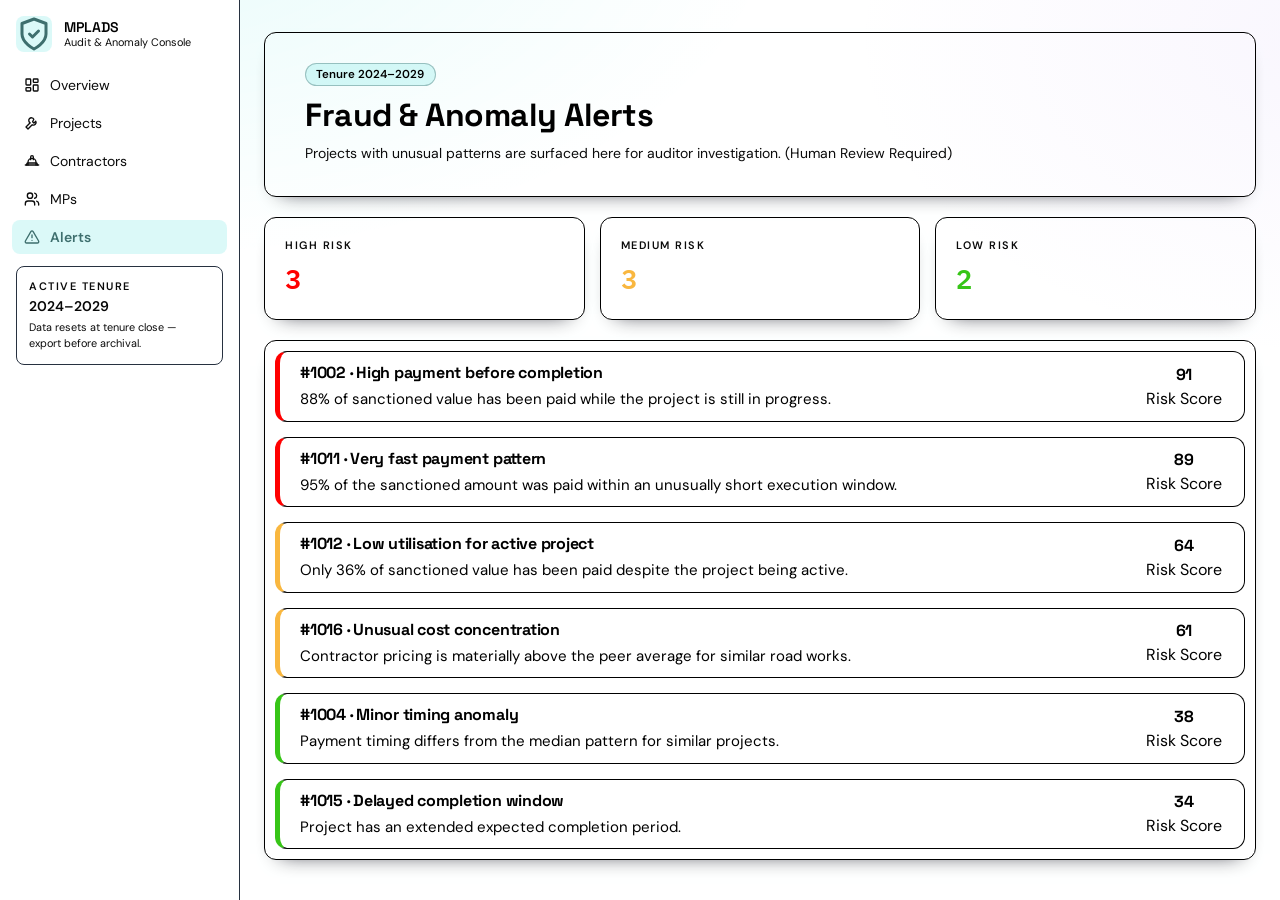
<file: alerts.html>
<!doctype html>
<html lang="en">
  <head>
    <meta charset="utf-8" />
    <meta name="viewport" content="width=device-width, initial-scale=1" />
    <title>MPLADS Audit Console (2024–2029)</title>
    <meta
      name="description"
      content="All the suspicious anomalies in the Mplads Database."
    />
    <meta property="og:type" content="website" />
    <meta property="og:title" content="MPLADS MP Profiles" />
    <meta property="og:description" content="Per-MP allocation, spend and delivery profiles — coming soon." />
    <meta name="twitter:card" content="summary_large_image" />
    <link rel="preconnect" href="https://fonts.googleapis.com" />
    <link rel="preconnect" href="https://fonts.gstatic.com" crossorigin />
    <link
      rel="stylesheet"
      href="https://fonts.googleapis.com/css2?family=Space+Grotesk:wght@500;600;700&family=DM+Sans:wght@400;500;600&family=IBM+Plex+Mono:wght@500;600&display=swap"
    />
    <link rel="stylesheet" href="css/styles.css" />
  </head>
  <body>
    <script src="js/icons.js"></script>
    <script src="js/data.js"></script>
    <script src="js/export-utils.js"></script>
    <script src="js/components.js"></script>
    <script src="js/layout.js"></script>
    <script src="js/page-alerts.js"></script>
    <script>
      document.addEventListener("DOMContentLoaded", () => {
        window.PageComingSoon.renderComingSoon({
          activePage: "alerts.html",
          icon: "alertTriangle",
          iconTone: "caution",
          description: "All the suspicious anomalies in the Mplads Database will be displayed here.",
        });
      });
    </script>
  </body>
</html>
</file>
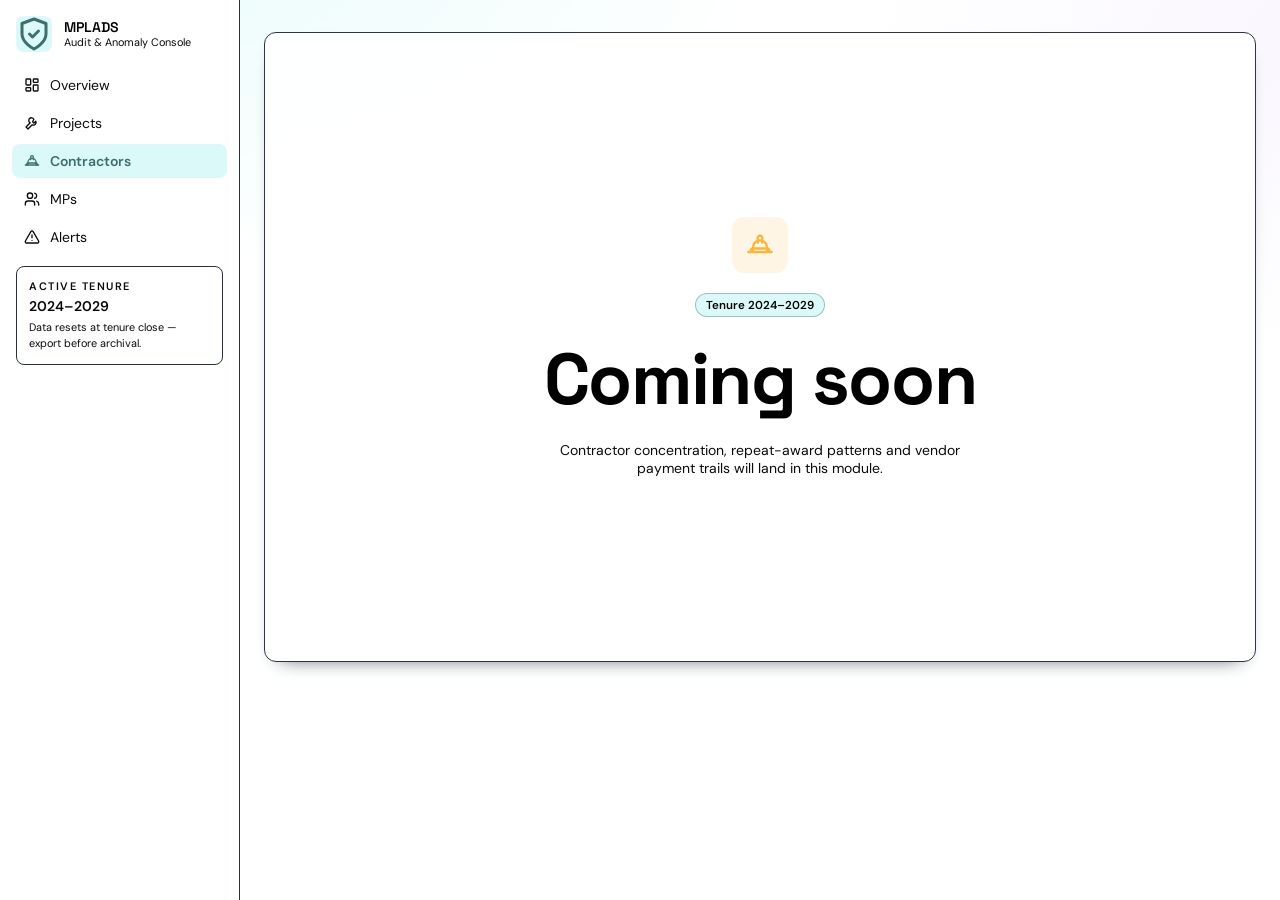
<file: contractors.html>
<!doctype html>
<html lang="en">
  <head>
    <meta charset="utf-8" />
    <meta name="viewport" content="width=device-width, initial-scale=1" />
    <title>MPLADS Audit Console (2024–2029)</title>
    <meta
      name="description"
      content="Vendor and contractor concentration review for MPLADS sanctions. This module is in development."
    />
    <meta property="og:type" content="website" />
    <meta property="og:title" content="MPLADS Contractor Review" />
    <meta property="og:description" content="Contractor-level risk indicators for MPLADS works — coming soon." />
    <meta name="twitter:card" content="summary_large_image" />
    <link rel="preconnect" href="https://fonts.googleapis.com" />
    <link rel="preconnect" href="https://fonts.gstatic.com" crossorigin />
    <link
      rel="stylesheet"
      href="https://fonts.googleapis.com/css2?family=Space+Grotesk:wght@500;600;700&family=DM+Sans:wght@400;500;600&family=IBM+Plex+Mono:wght@500;600&display=swap"
    />
    <link rel="stylesheet" href="css/styles.css" />
  </head>
  <body>
    <script src="js/icons.js"></script>
    <script src="js/data.js"></script>
    <script src="js/export-utils.js"></script>
    <script src="js/components.js"></script>
    <script src="js/layout.js"></script>
    <script src="js/page-comingsoon.js"></script>
    <script>
      document.addEventListener("DOMContentLoaded", () => {
        window.PageComingSoon.renderComingSoon({
          activePage: "contractors.html",
          icon: "hardHat",
          iconTone: "caution",
          description:
            "Contractor concentration, repeat-award patterns and vendor payment trails will land in this module.",
        });
      });
    </script>
  </body>
</html>
</file>
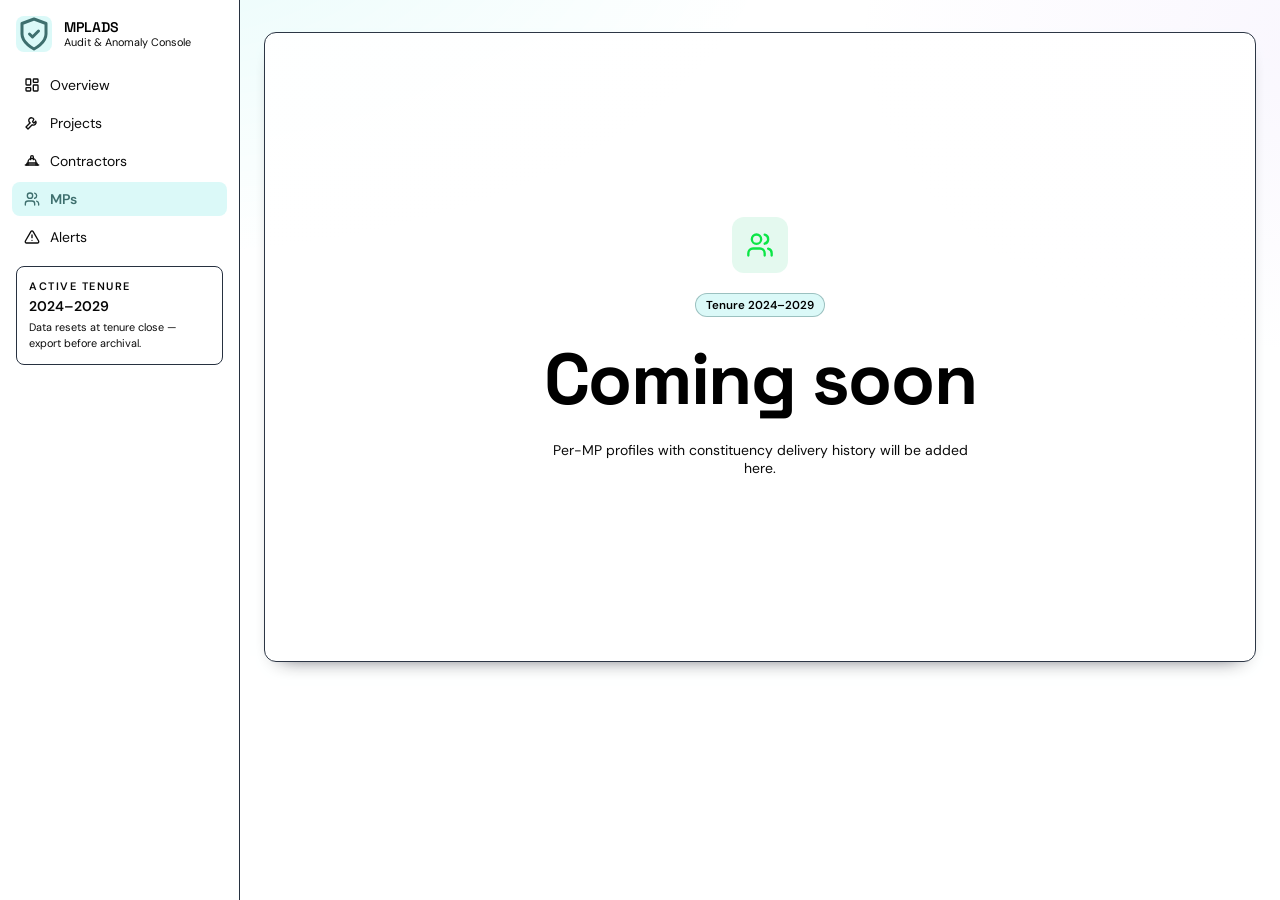
<file: mps.html>
<!doctype html>
<html lang="en">
  <head>
    <meta charset="utf-8" />
    <meta name="viewport" content="width=device-width, initial-scale=1" />
    <title>MPLADS Audit Console (2024–2029)</title>
    <meta
      name="description"
      content="Member of Parliament level MPLADS profiles and utilisation history. This module is in development."
    />
    <meta property="og:type" content="website" />
    <meta property="og:title" content="MPLADS MP Profiles" />
    <meta property="og:description" content="Per-MP allocation, spend and delivery profiles — coming soon." />
    <meta name="twitter:card" content="summary_large_image" />
    <link rel="preconnect" href="https://fonts.googleapis.com" />
    <link rel="preconnect" href="https://fonts.gstatic.com" crossorigin />
    <link
      rel="stylesheet"
      href="https://fonts.googleapis.com/css2?family=Space+Grotesk:wght@500;600;700&family=DM+Sans:wght@400;500;600&family=IBM+Plex+Mono:wght@500;600&display=swap"
    />
    <link rel="stylesheet" href="css/styles.css" />
  </head>
  <body>
    <script src="js/icons.js"></script>
    <script src="js/data.js"></script>
    <script src="js/export-utils.js"></script>
    <script src="js/components.js"></script>
    <script src="js/layout.js"></script>
    <script src="js/page-comingsoon.js"></script>
    <script>
      document.addEventListener("DOMContentLoaded", () => {
        window.PageComingSoon.renderComingSoon({
          activePage: "mps.html",
          icon: "users",
          iconTone: "good",
          description: "Per-MP profiles with constituency delivery history will be added here.",
        });
      });
    </script>
  </body>
</html>
</file>
<file: css/styles.css>
/*
 * MPLADS Audit Console design system.
 * Ink-navy console surfaces, cyan/teal signal accents, amber + rose risk scale.
 * Ported from the original Tailwind/oklch theme to plain CSS.
 */

:root {
  --radius: 0.5rem;
  --radius-sm: calc(var(--radius) - 4px);
  --radius-md: calc(var(--radius) - 2px);
  --radius-lg: var(--radius);
  --radius-xl: calc(var(--radius) + 4px);
  --radius-2xl: calc(var(--radius) + 8px);
  --radius-3xl: calc(var(--radius) + 12px);

  --font-display: "Space Grotesk", ui-sans-serif, sans-serif;
  --font-sans: "DM Sans", ui-sans-serif, sans-serif;
  --font-mono: "IBM Plex Mono", ui-monospace, monospace;

  --background: white;
  --foreground: oklch(12.856% 0.00001 271.152);
  --surface: white;
  --surface-raised: White;

  --card: oklch(0.235 0.032 259);
  --card-foreground: oklch(0.95 0.008 250);
  --popover: white;
  --popover-foreground: oklch(0.95 0.008 250);

  --primary: oklch(50.692% 0.0533 193.966);
  --primary-foreground: oklch(0.19 0.032 259);
  --secondary: oklch(0.3 0.032 259);
  --secondary-foreground: oklch(0.93 0.01 250);
  --muted: oklch(0.29 0.028 259);
  --muted-foreground: oklch(14.958% 0.00002 271.152);
  --accent: rgb(237, 236, 236);
  --accent-foreground: oklch(0.95 0.008 250);
  --destructive: oklch(0.63 0.2 22);
  --destructive-foreground: oklch(0.98 0.005 250);

  --border: oklch(0.33 0.03 259);
  --input: oklch(0.32 0.03 259);
  --ring: oklch(0.79 0.14 190);

  --signal: oklch(0.79 0.14 190);
  --signal-soft: oklch(0.79 0.14 190 / 14%);
  --caution: oklch(0.82 0.15 78);
  --caution-soft: oklch(0.82 0.15 78 / 14%);
  --risk: red;
  --risk-soft: oklch(0.68 0.19 12 / 14%);
  --good: oklch(80.478% 0.24918 145.288);
  --good-soft: oklch(0.78 0.16 158 / 14%);
  --violet: oklch(0.73 0.13 239.09);

  --sidebar: white;
  --sidebar-foreground: oklch(0.93 0.01 250);
  --sidebar-primary: oklch(0.79 0.14 190);
  --sidebar-primary-foreground: oklch(0.19 0.032 259);
  --sidebar-accent: oklch(0.29 0.03 259);
  --sidebar-accent-foreground: oklch(0.95 0.008 250);
  --sidebar-border: oklch(0.31 0.03 259);
  --sidebar-ring: oklch(0.79 0.14 190);

  --gradient-rail: linear-gradient(180deg, var(--signal) 0%, var(--good) 45%, var(--caution) 75%, var(--risk) 100%);
  --shadow-console: 0px 10px 20px -16px oklch(0.1 0.04 259 / 90%);
  --shadow-console-hover: 0px 9px 25px -10px oklch(0.1 0.04 259 / 90%);
  --glow-signal: 0 0 0 1px oklch(0.79 0.14 190 / 35%), 0 12px 34px -18px oklch(0.79 0.14 190 / 55%);
}

* {
  box-sizing: border-box;
  border-color: var(--border);
}

html,
body {
  margin: 0;
  padding: 0;
}

body {
  background-color: var(--background);
  /* color: var(--foreground); */
  font-family: var(--font-sans);
  background-image: radial-gradient(900px 500px at 12% -10%, oklch(0.79 0.14 190 / 9%), transparent 70%),
    radial-gradient(700px 460px at 105% 4%, oklch(0.72 0.14 300 / 8%), transparent 70%);
  background-attachment: fixed;
  min-height: 100vh;
  -webkit-font-smoothing: antialiased;
}

h1,
h2,
h3,
h4 {
  font-family: var(--font-display);
  letter-spacing: -0.015em;
  margin: 0;
}

p {
  margin: 0;
}

a {
  color: inherit;
  text-decoration: none;
}

button {
  font: inherit;
  color: inherit;
}

svg {
  display: block;
}

/* ---------- layout shell ---------- */

.app-shell {
  min-height: 100vh;
}

@media (min-width: 1024px) {
  .app-shell {
    display: flex;
  }
}

.sidebar {
  position: sticky;
  top: 0;
  z-index: 30;
  border-bottom: 1px solid var(--sidebar-border);
  background: color-mix(in oklab, var(--sidebar) 95%, transparent);
  backdrop-filter: blur(8px);
}

@media (min-width: 1024px) {
  .sidebar {
    height: 100vh;
    width: 15rem;
    flex-shrink: 0;
    border-bottom: none;
    border-right: 1px solid var(--sidebar-border);
  }
}

.sidebar-brand {
  display: flex;
  align-items: center;
  gap: 0.75rem;
  padding: 1rem;
}

.sidebar-brand-icon {
  display: grid;
  place-items: center;
  width: 2.25rem;
  height: 2.25rem;
  border-radius: var(--radius-lg);
  background: var(--signal-soft);
  color: var(--primary);
}

.sidebar-brand-title {
  font-family: var(--font-display);
  font-size: 0.875rem;
  font-weight: 600;
  line-height: 1.2;
}

.sidebar-brand-sub {
  font-size: 0.68rem;
  color: var(--muted-foreground);
}

.sidebar-nav {
  display: flex;
  gap: 0.25rem;
  overflow-x: auto;
  padding: 0 0.75rem 0.75rem;
}

@media (min-width: 1024px) {
  .sidebar-nav {
    flex-direction: column;
    overflow-x: visible;
  }
}

.sidebar-link {
  display: flex;
  flex-shrink: 0;
  align-items: center;
  gap: 0.625rem;
  border-radius: var(--radius-lg);
  padding: 0.5rem 0.75rem;
  font-size: 0.875rem;
  color: var(--muted-foreground);
  transition: background-color 150ms ease, color 150ms ease;
}

.sidebar-link:hover {
  background: var(--accent);
  color: var(--foreground);
}

.sidebar-link.active {
  background: var(--signal-soft);
  color: var(--primary) !important;
  font-weight: 600;
}

.sidebar-link svg {
  width: 1rem;
  height: 1rem;
}

.sidebar-tenure {
  display: none;
  padding: 0 1rem 1rem;
}

@media (min-width: 1024px) {
  .sidebar-tenure {
    display: block;
  }
}

.sidebar-tenure-box {
  border-radius: var(--radius-lg);
  border: 1px solid var(--sidebar-border);
  background: color-mix(in oklab, var(--surface) 60%, transparent);
  padding: 0.75rem;
}

.main-content {
  min-width: 0;
  flex: 1;
}

.page {
  margin: 0 auto;
  max-width: 1500px;
  padding: 1.5rem 1rem;
}

@media (min-width: 640px) {
  .page {
    padding-left: 1.5rem;
    padding-right: 1.5rem;
  }
}

@media (min-width: 1024px) {
  .page {
    padding-top: 2rem;
    padding-bottom: 2rem;
  }
}

/* ---------- primitives ---------- */

.console-card {
  background: linear-gradient(160deg, color-mix(in oklab, var(--surface-raised) 92%, transparent), var(--surface));
  border: 1px solid var(--border);
  border-radius: var(--radius-xl);
  box-shadow: var(--shadow-console);
  transition: transform 180ms ease, box-shadow 220ms ease, border-color 180ms ease;
}

.console-card-hover:hover {
  transform: scale(1.02);
  border-color: color-mix(in oklab, var(--signal) 45%, var(--border));
  box-shadow: var(--shadow-console-hover);
}


.metric-figure {
  font-family: var(--font-mono);
  font-variant-numeric: tabular-nums;
  letter-spacing: -0.02em;
}

.label-caps {
  text-transform: uppercase;
  letter-spacing: 0.14em;
  font-size: 0.68rem;
  font-weight: 600;
  color: var(--muted-foreground);
}

.badge {
  display: inline-flex;
  align-items: center;
  border-radius: 9999px;
  border: 1px solid var(--border);
  padding: 0.2rem 0.65rem;
  font-size: 0.72rem;
  font-weight: 600;
}

.badge-signal {
  border-color: color-mix(in oklab, var(--primary) 40%, transparent);
  background: var(--signal-soft);
  color: black;
}

.btn {
  display: inline-flex;
  align-items: center;
  justify-content: center;
  gap: 0.5rem;
  border-radius: var(--radius-md);
  font-size: 0.875rem;
  font-weight: 500;
  padding: 0.5rem 1rem;
  border: 1px solid transparent;
  cursor: pointer;
  transition: opacity 150ms ease, background-color 150ms ease, border-color 150ms ease, color 150ms ease;
  background: none;
}

.btn-primary {
  background: var(--primary);
  color: var(--primary-foreground);
}

.btn-primary:hover {
  opacity: 0.9;
}

.btn-outline {
  border-color: var(--border);
  background: color-mix(in oklab, var(--surface-raised) 70%, transparent);
  color: var(--foreground);
}

.btn-outline:hover {
  border-color: color-mix(in oklab, var(--primary) 60%, var(--border));
  background: var(--surface-raised);
}

.btn-ghost {
  background: transparent;
  color: var(--foreground);
}

.btn-ghost:hover {
  background: var(--accent);
}

.btn-sm {
  padding: 0.4rem 0.75rem;
  font-size: 0.8rem;
}

/* ---------- stat card ---------- */

.stat-card {
  position: relative;
  overflow: hidden;
  padding: 1.25rem;
}

.stat-card-top {
  display: flex;
  align-items: flex-start;
  justify-content: space-between;
  gap: 0.75rem;
}

.stat-card-value {
  margin-top: 0.5rem;
  font-size: 1.7rem;
  font-weight: 600;
}

.stat-card-sub {
  margin-top: 0.25rem;
  font-size: 0.875rem;
  color: color-mix(in oklab, var(--foreground) 80%, transparent);
}

.stat-card-note {
  margin-top: 0.75rem;
  font-size: 0.75rem;
  line-height: 1.5;
  color: var(--muted-foreground);
}

.stat-card-icon {
  display: grid;
  place-items: center;
  flex-shrink: 0;
  width: 2.5rem;
  height: 2.5rem;
  border-radius: var(--radius-lg);
}

.stat-card-icon svg {
  width: 1.25rem;
  height: 1.25rem;
}

.stat-card-bar-track {
  margin-top: 1rem;
  height: 0.375rem;
  overflow: hidden;
  border-radius: 9999px;
  background: var(--muted);
}

.stat-card-bar-fill {
  height: 100%;
  border-radius: 9999px;
  transition: width 700ms ease;
}

.tone-signal-chip {
  background: var(--signal-soft);
  color: var(--primary);
}

.tone-signal-value {
  color: #7c57f0;
}

.tone-signal-bar {
  background: var(--signal);
}

.tone-good-chip {
  background: var(--good-soft);
  color: var(--good);
}

.tone-good-value {
  color: var(--good);
}

.tone-good-bar {
  background: var(--good);
}

.tone-caution-chip {
  background: var(--caution-soft);
  color: var(--caution);
}

.tone-caution-value {
  color: var(--caution);
}

.tone-caution-bar {
  background: var(--caution);
}

.tone-risk-chip {
  background: var(--risk-soft);
  color: var(--risk);
}

.tone-risk-value {
  color: var(--risk);
}

.tone-risk-bar {
  background: var(--risk);
}

.tone-violet-chip {
  background: var(--accent);
  color: var(--violet);
}

.tone-violet-value {
  color: var(--violet);
}

.tone-violet-bar {
  background: var(--violet);
}

/* ---------- typeahead ---------- */

.typeahead {
  position: relative;
}

.typeahead-input-wrap {
  position: relative;
}

.typeahead-icon {
  position: absolute;
  left: 0.75rem;
  top: 50%;
  transform: translateY(-50%);
  width: 1rem;
  height: 1rem;
  color: var(--primary);
  pointer-events: none;
}

.typeahead-input {
  width: 100%;
  height: 2.75rem;
  border-radius: var(--radius-md);
  border: 1px solid var(--border);
  background: color-mix(in oklab, var(--surface-raised) 60%, transparent);
  color: var(--foreground);
  padding: 0 2.25rem 0 2.25rem;
  font-size: 0.875rem;
  outline: none;
}

.typeahead-input::placeholder {
  color: var(--muted-foreground);
}

.typeahead-input:focus-visible {
  box-shadow: 0 0 0 2px color-mix(in oklab, var(--primary) 50%, transparent);
  border-color: var(--primary);
}

.typeahead-clear {
  position: absolute;
  right: 0.5rem;
  top: 50%;
  transform: translateY(-50%);
  border-radius: var(--radius-md);
  padding: 0.35rem;
  color: var(--muted-foreground);
  background: transparent;
  border: none;
  cursor: pointer;
  display: grid;
  place-items: center;
}

.typeahead-clear:hover {
  background: var(--muted);
  color: var(--foreground);
}

.typeahead-clear svg {
  width: 0.875rem;
  height: 0.875rem;
}

.typeahead-results {
  position: absolute;
  z-index: 40;
  margin-top: 0.5rem;
  width: 100%;
  overflow: hidden;
  border-radius: var(--radius-lg);
  border: 1px solid var(--border);
  background: var(--popover);
  box-shadow: var(--shadow-console);
}

.typeahead-results-inner {
  max-height: 16rem;
  overflow-y: auto;
  padding: 0.25rem 0;
}

.typeahead-empty {
  padding: 1rem 0.75rem;
  font-size: 0.875rem;
  color: var(--muted-foreground);
}

.typeahead-option {
  display: flex;
  width: 100%;
  align-items: center;
  justify-content: space-between;
  gap: 0.75rem;
  padding: 0.5rem 0.75rem;
  text-align: left;
  font-size: 0.875rem;
  background: transparent;
  border: none;
  cursor: pointer;
  transition: background-color 150ms ease;
}

.typeahead-option:hover {
  background: var(--accent);
}

.typeahead-option.selected {
  background: var(--signal-soft);
  color: var(--primary);
}

.typeahead-option-label {
  overflow: hidden;
  text-overflow: ellipsis;
  white-space: nowrap;
}

.typeahead-option-hint {
  flex-shrink: 0;
  font-family: var(--font-mono);
  font-size: 0.75rem;
  color: var(--muted-foreground);
}

/* ---------- export menu ---------- */

.export-menu {
  position: relative;
  display: inline-block;
}

.export-menu-panel {
  position: absolute;
  right: 0;
  top: calc(100% + 0.4rem);
  z-index: 40;
  width: 14rem;
  overflow: hidden;
  border-radius: var(--radius-lg);
  border: 1px solid var(--border);
  background: var(--popover);
  box-shadow: var(--shadow-console);
  padding: 0.25rem;
  display: none;
}

.export-menu.open .export-menu-panel {
  display: block;
}

.export-menu-label {
  padding: 0.5rem 0.6rem 0.35rem;
}

.export-menu-sep {
  height: 1px;
  background: var(--border);
  margin: 0.25rem 0;
}

.export-menu-item {
  display: flex;
  width: 100%;
  align-items: center;
  gap: 0.6rem;
  border-radius: var(--radius-sm);
  padding: 0.5rem 0.6rem;
  font-size: 0.85rem;
  background: transparent;
  border: none;
  cursor: pointer;
  text-align: left;
}

.export-menu-item:hover {
  background: var(--accent);
}

.export-menu-item svg {
  width: 1rem;
  height: 1rem;
  color: var(--primary);
}

/* ---------- toast ---------- */

.toast-stack {
  position: fixed;
  bottom: 1.25rem;
  right: 1.25rem;
  z-index: 100;
  display: flex;
  flex-direction: column;
  gap: 0.5rem;
}

.toast {
  min-width: 15rem;
  max-width: 22rem;
  border-radius: var(--radius-lg);
  border: 1px solid var(--border);
  background: var(--popover);
  box-shadow: var(--shadow-console);
  padding: 0.75rem 1rem;
  font-size: 0.85rem;
  animation: toast-in 180ms ease;
}

.toast strong {
  display: block;
  font-weight: 600;
}

.toast span {
  color: var(--muted-foreground);
  font-size: 0.78rem;
}

@keyframes toast-in {
  from {
    opacity: 0;
    transform: translateY(8px);
  }

  to {
    opacity: 1;
    transform: translateY(0);
  }
}

/* ---------- generic layout helpers ---------- */

.header-card {
  position: relative;
  overflow: hidden;
  padding: 1.5rem 1.5rem;
}

@media (min-width: 640px) {
  .header-card {
    padding: 1.75rem;
  }
}

.header-card-content {
  display: flex;
  flex-wrap: wrap;
  align-items: flex-end;
  justify-content: space-between;
  gap: 1rem;
  padding-left: 0.75rem;
}

.header-title {
  margin-top: 0.75rem;
  font-size: 1.9rem;
  font-weight: 700;
}

@media (min-width: 640px) {
  .header-title {
    font-size: 2.4rem;
  }
}

.header-title-sub {
  margin-left: 0.75rem;
  font-size: 1.25rem;
  color: var(--muted-foreground);
}

.header-desc {
  margin-top: 0.5rem;
  max-width: 42rem;
  font-size: 0.875rem;
  color: var(--muted-foreground);
}

.scope-box {
  border-radius: var(--radius-lg);
  border: 1px solid var(--border);
  background: color-mix(in oklab, var(--surface) 70%, transparent);
  padding: 0.75rem 1rem;
}

.scope-box-value {
  margin-top: 0.25rem;
  max-width: 16rem;
  overflow: hidden;
  text-overflow: ellipsis;
  white-space: nowrap;
  font-size: 0.875rem;
  font-weight: 600;
  color: var(--primary);
}

.section {
  margin-top: 1.5rem;
}

.grid-stats {
  margin-top: 1rem;
  display: grid;
  gap: 1rem;
  grid-template-columns: 1fr;
}

@media (min-width: 640px) {
  .grid-stats {
    grid-template-columns: repeat(2, 1fr);
  }
}

@media (min-width: 1280px) {
  .grid-stats {
    grid-template-columns: repeat(4, 1fr);
  }
}

.grid-charts {
  margin-top: 1.5rem;
  display: grid;
  gap: 1rem;
}

@media (min-width: 1280px) {
  .grid-charts {
    grid-template-columns: repeat(2, 1fr);
  }
}

.panel {
  padding: 1.25rem;
}

.panel-search-row {
  display: flex;
  flex-wrap: wrap;
  align-items: flex-end;
  justify-content: space-between;
  gap: 1rem;
}

.panel-search-grid {
  width: 100%;
  display: grid;
  gap: 1rem;
  grid-template-columns: 1fr;
}

@media (min-width: 640px) {
  .panel-search-grid {
    grid-template-columns: repeat(2, 1fr);
    max-width: 42rem;
  }
}

.chart-section {
  padding: 1.25rem;
}

.chart-header {
  display: flex;
  flex-wrap: wrap;
  align-items: flex-start;
  justify-content: space-between;
  gap: 0.75rem;
}

.chart-title {
  font-size: 1.125rem;
  font-weight: 600;
}

.chart-caption {
  margin-top: 0.25rem;
  font-size: 0.75rem;
  color: var(--muted-foreground);
}

.series-toggles {
  margin-top: 1rem;
  display: flex;
  flex-wrap: wrap;
  gap: 0.5rem;
}

.series-toggle {
  display: flex;
  align-items: center;
  gap: 0.5rem;
  border-radius: 9999px;
  border: 1px solid var(--border);
  padding: 0.35rem 0.75rem;
  font-size: 0.75rem;
  font-weight: 500;
  background: transparent;
  color: var(--muted-foreground);
  cursor: pointer;
  transition: background-color 150ms ease, color 150ms ease, border-color 150ms ease;
}

.series-toggle:hover {
  color: var(--foreground);
}

.series-toggle.on {
  border-color: color-mix(in oklab, var(--primary) 50%, transparent);
  background: var(--signal-soft);
  color: var(--foreground);
}

.series-swatch {
  width: 0.625rem;
  height: 0.625rem;
  border-radius: 2px;
  background: var(--muted-foreground);
}

.chart-canvas-wrap {
  position: relative;
  margin-top: 1rem;
  height: 340px;
  width: 100%;
}

.chart-canvas-wrap.timeline {
  height: 320px;
}

.chart-stats-row {
  margin-top: 0.5rem;
  display: grid;
  grid-template-columns: repeat(3, 1fr);
  gap: 0.75rem;
  border-radius: var(--radius-lg);
  border: 1px solid var(--border);
  background: color-mix(in oklab, var(--surface) 70%, transparent);
  padding: 0.75rem;
  text-align: center;
}

.chart-stats-row p:first-child {
  margin-bottom: 0.15rem;
}

.chart-stats-value {
  margin-top: 0.25rem;
  font-size: 0.875rem;
  font-weight: 600;
}

.chart-empty-overlay {
  position: absolute;
  inset: 0;
  display: grid;
  place-items: center;
}

.chart-empty-box {
  border-radius: var(--radius-lg);
  border: 1px solid var(--border);
  background: color-mix(in oklab, var(--surface) 90%, transparent);
  padding: 1rem 1.25rem;
  text-align: center;
}

.chart-empty-box p:first-child {
  font-size: 0.875rem;
  font-weight: 600;
}

.chart-empty-box p:last-child {
  margin-top: 0.25rem;
  font-size: 0.75rem;
  color: var(--muted-foreground);
}

.faded {
  opacity: 0.35;
  filter: grayscale(1) saturate(0);
}

.filters-row {
  display: flex;
  align-items: center;
  gap: 0.5rem;
}

.filters-row svg {
  width: 1rem;
  height: 1rem;
  color: var(--primary);
}

.filters-grid {
  margin-top: 1rem;
  display: grid;
  gap: 1rem;
  grid-template-columns: 1fr;
}

@media (min-width: 1024px) {
  .filters-grid {
    grid-template-columns: repeat(4, 1fr);
  }
}

.segmented {
  margin-bottom: 0.5rem;
  display: flex;
  border-radius: var(--radius-lg);
  border: 1px solid var(--border);
  background: color-mix(in oklab, var(--surface-raised) 70%, transparent);
  padding: 0.25rem;
}

.segmented button {
  flex: 1;
  border-radius: var(--radius-md);
  padding: 0.35rem 0.5rem;
  font-size: 0.75rem;
  font-weight: 500;
  background: transparent;
  border: none;
  cursor: pointer;
  color: var(--muted-foreground);
  transition: background-color 150ms ease, color 150ms ease;
}

.segmented button.active {
  background: var(--signal-soft);
  color: var(--primary);
}

.active-query-row {
  margin-top: 1rem;
  display: flex;
  flex-wrap: wrap;
  align-items: center;
  gap: 0.5rem;
  font-size: 0.75rem;
  color: var(--muted-foreground);
}

.active-query-code {
  border-radius: var(--radius-sm);
  background: var(--surface-raised);
  padding: 0.25rem 0.5rem;
  font-family: var(--font-mono);
  font-size: 0.7rem;
  color: var(--primary);
}

.table-section {
  margin-top: 1.5rem;
  overflow: hidden;
}

.table-section-header {
  display: flex;
  flex-wrap: wrap;
  align-items: center;
  justify-content: space-between;
  gap: 0.75rem;
  border-bottom: 1px solid var(--border);
  padding: 1.25rem;
}

.table-section-title {
  font-size: 1.125rem;
  font-weight: 600;
}

.table-section-sub {
  margin-top: 0.25rem;
  font-size: 0.75rem;
  color: var(--muted-foreground);
}

.table-scroll {
  max-height: 640px;
  overflow: auto;
}

table.data-table {
  width: 100%;
  border-collapse: collapse;
  font-size: 0.875rem;
}

.data-table thead {
  position: sticky;
  top: 0;
  z-index: 10;
  background: var(--surface-raised);
}

.data-table th {
  text-align: left;
  white-space: nowrap;
  padding: 0.6rem 0.85rem;
  border-right: 1px solid var(--border);
  border-bottom: 1px solid var(--border);
}

.data-table th:last-child {
  border-right: none;
}

.data-table td {
  padding: 0.6rem 0.85rem;
  border-right: 1px solid color-mix(in oklab, var(--border) 60%, transparent);
  border-bottom: 1px solid var(--border);
  vertical-align: top;
}

.data-table td:last-child {
  border-right: none;
}

.data-table tbody tr {
  transition: background-color 150ms ease;
}

.data-table tbody tr:hover {
  background: color-mix(in oklab, var(--accent) 50%, transparent);
}

.data-table .row-title {
  font-weight: 500;
}

.data-table .row-id {
  font-size: 0.7rem;
  color: var(--muted-foreground);
}

.data-table .row-district {
  font-size: 0.7rem;
  color: var(--muted-foreground);
}

.pill {
  border-radius: 9999px;
  border: 1px solid var(--border);
  padding: 0.15rem 0.55rem;
  font-size: 0.68rem;
  white-space: nowrap;
}

.pill-good {
    background: oklch(0.88 0.22 156.73 / 0.64);
    color: oklch(0 0 0);
}

.pill-caution {
  background: oklch(0.82 0.15 78 / 0.44);
  color: oklch(0.14 0.03 91.1);
}

.pill-muted {
  background: oklch(0.95 0.17 112.23 / 0.4);
  color: var(--muted-foreground);
}

.pill-risk {
    background: oklch(0.65 0.3 24.57 / 0.81);
    color: #020000;
}

/* ---------- coming soon ---------- */

.coming-soon {
  position: relative;
  display: flex;
  min-height: 70vh;
  flex-direction: column;
  align-items: center;
  justify-content: center;
  overflow: hidden;
  padding: 2rem;
  text-align: center;
}

.coming-soon-icon {
  display: grid;
  place-items: center;
  width: 3.5rem;
  height: 3.5rem;
  border-radius: var(--radius-xl);
}

.coming-soon-icon svg {
  width: 1.75rem;
  height: 1.75rem;
}

.coming-soon h1 {
  margin-top: 1rem;
  font-size: 3rem;
  font-weight: 700;
  letter-spacing: -0.02em;
}

@media (min-width: 640px) {
  .coming-soon h1 {
    font-size: 4.5rem;
  }
}

.coming-soon p.desc {
  margin-top: 1rem;
  max-width: 28rem;
  font-size: 0.875rem;
  color: var(--muted-foreground);
}

.rail-top {
  position: absolute;
  inset-inline: 0;
  top: 0;
  height: 0.375rem;
}

.rail-left {
  position: absolute;
  inset-block: 0;
  left: 0;
  width: 0.375rem;
}

/* ---------- misc ---------- */

.hidden {
  display: none !important;
}

::-webkit-scrollbar {
  width: 10px;
  height: 10px;
}

::-webkit-scrollbar-track {
  background: transparent;
}

::-webkit-scrollbar-thumb {
  background: var(--border);
  border-radius: 999px;
}

@media print {

  .sidebar,
  .export-menu,
  .toast-stack {
    display: none !important;
  }
}







/* Disable hover effects and mobile tap highlight */

@media (hover: none) and (pointer: coarse) {

  /* Remove blue tap highlight */
  *,
  *::before,
  *::after {
    -webkit-tap-highlight-color: transparent !important;
  }


  /* ---------- Sidebar ---------- */

  .sidebar-link:hover {
    background: transparent;
    color: var(--muted-foreground);
  }


  /* ---------- Console Cards ---------- */

  .console-card-hover:hover {
    transform: none;
    border-color: var(--border);
    box-shadow: var(--shadow-console);
  }


  /* ---------- Buttons ---------- */

  .btn-primary:hover {
    opacity: 1;
  }

  .btn-outline:hover {
    border-color: var(--border);
    background: color-mix(in oklab, var(--surface-raised) 70%, transparent);
  }

  .btn-ghost:hover {
    background: transparent;
  }


  /* ---------- Typeahead ---------- */

  .typeahead-clear:hover {
    background: transparent;
    color: var(--muted-foreground);
  }

  .typeahead-option:hover {
    background: transparent;
  }


  /* ---------- Export Menu ---------- */

  .export-menu-item:hover {
    background: transparent;
  }


  /* ---------- Series Toggle ---------- */

  .series-toggle:hover {
    color: var(--muted-foreground);
  }


  /* ---------- Data Table ---------- */

  .data-table tbody tr:hover {
    background: transparent;
  }

}
</file>
